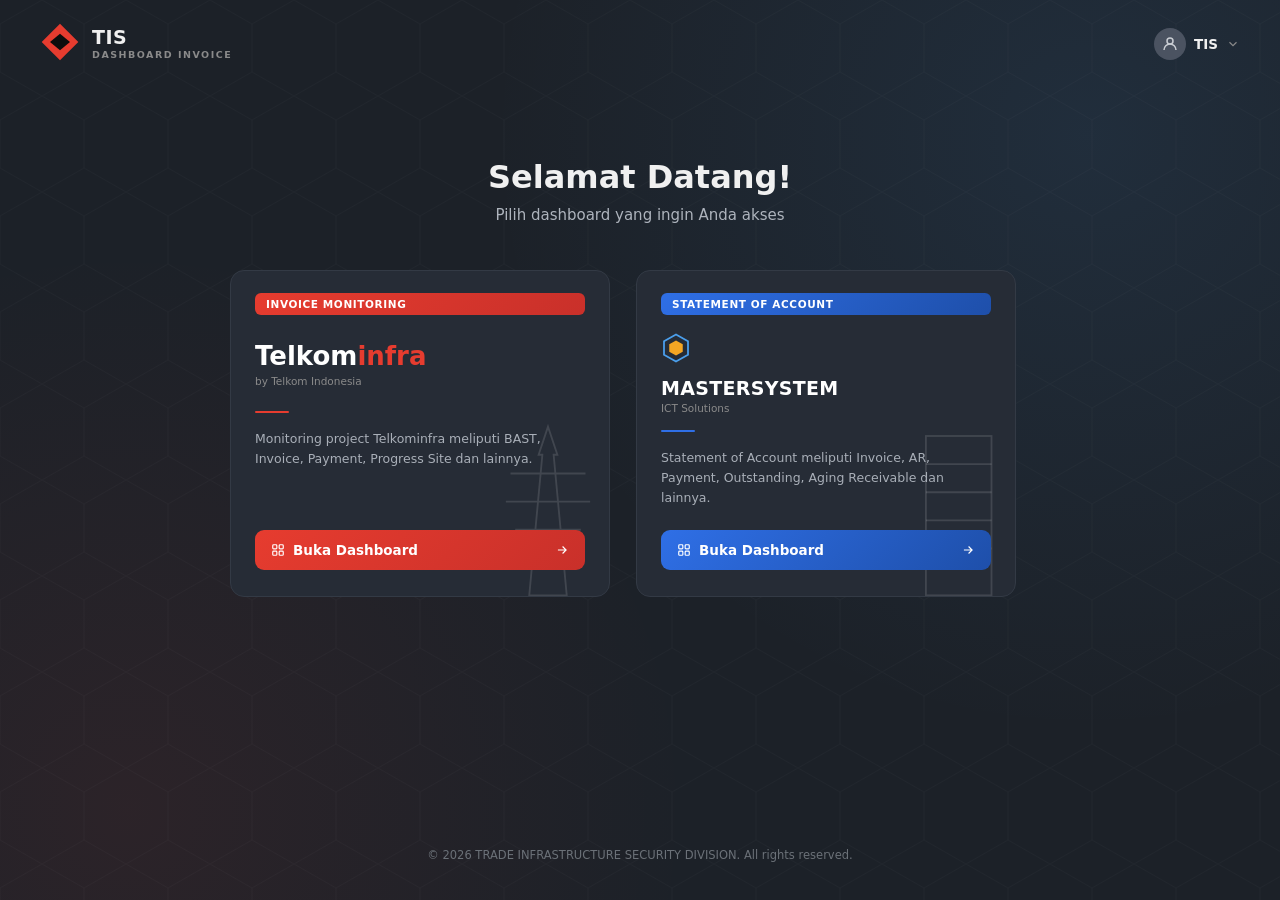
<file: index.html>
<!DOCTYPE html>
<html lang="id">
<head>
<meta charset="UTF-8">
<meta name="viewport" content="width=device-width, initial-scale=1.0">
<title>Portal Dashboard – Integra Solusi Mandiri</title>
<link rel="stylesheet" href="portal.css">
</head>
<body>

<div class="bg-pattern"></div>

<!-- HEADER -->
<header class="portal-header">
  <div class="brand">
    <div class="brand-mark">
      <svg viewBox="0 0 48 48" width="40" height="40" aria-hidden="true">
        <polygon points="24,2 46,24 24,46 2,24" fill="#e63c2f"/>
        <polygon points="24,14 36,24 24,34 12,24" fill="#0d0d0d"/>
      </svg>
    </div>
    <div class="brand-text">
      <div class="brand-name">TIS<span>DASHBOARD INVOICE</span></div>
    </div>
  </div>

  <div class="user-chip">
    <div class="user-avatar">
      <svg viewBox="0 0 24 24" width="18" height="18" fill="none" stroke="currentColor" stroke-width="2"><circle cx="12" cy="8" r="4"/><path d="M4 20c0-4.4 3.6-8 8-8s8 3.6 8 8"/></svg>
    </div>
    <span class="user-name">TIS</span>
    <svg class="chevron" viewBox="0 0 24 24" width="14" height="14" fill="none" stroke="currentColor" stroke-width="2"><path d="M6 9l6 6 6-6"/></svg>
  </div>
</header>

<!-- MAIN -->
<main class="portal-main">
  <div class="welcome">
    <h1>Selamat Datang!</h1>
    <p>Pilih dashboard yang ingin Anda akses</p>
  </div>

  <div class="card-grid">

    <!-- CARD: TELKOMINFRA -->
    <a class="dash-card" href="dashboards/telkominfra/index.html">
      <div class="card-tag tag-red">INVOICE MONITORING</div>
      <div class="card-logo">
        <span class="tk-telkom">Telkom<span class="tk-infra">infra</span></span>
        <span class="tk-sub">by Telkom Indonesia</span>
      </div>
      <div class="card-rule rule-red"></div>
      <p class="card-desc">Monitoring project Telkominfra meliputi BAST, Invoice, Payment, Progress Site dan lainnya.</p>
      <span class="card-cta cta-red">
        <svg viewBox="0 0 24 24" width="14" height="14" fill="none" stroke="currentColor" stroke-width="2"><rect x="3" y="3" width="7" height="7" rx="1.5"/><rect x="14" y="3" width="7" height="7" rx="1.5"/><rect x="3" y="14" width="7" height="7" rx="1.5"/><rect x="14" y="14" width="7" height="7" rx="1.5"/></svg>
        Buka Dashboard
        <svg viewBox="0 0 24 24" width="14" height="14" fill="none" stroke="currentColor" stroke-width="2"><path d="M5 12h14M13 6l6 6-6 6"/></svg>
      </span>
      <div class="card-art art-tower" aria-hidden="true">
        <svg viewBox="0 0 160 200" width="150" height="190"><path d="M80 10 L70 40 L74 40 L60 190 L100 190 L86 40 L90 40 Z M40 60 L120 60 M35 90 L125 90 M45 120 L115 120" stroke="rgba(255,255,255,0.14)" stroke-width="2" fill="none"/></svg>
      </div>
    </a>

    <!-- CARD: MASTERSYSTEM -->
    <a class="dash-card" href="dashboards/mastersystem/index.html">
      <div class="card-tag tag-blue">STATEMENT OF ACCOUNT</div>
      <div class="card-logo">
        <span class="ms-icon" aria-hidden="true">
          <svg viewBox="0 0 40 40" width="30" height="30"><polygon points="20,2 36,11 36,29 20,38 4,29 4,11" fill="none" stroke="#4a9eeb" stroke-width="2.4"/><polygon points="20,10 29,15 29,25 20,30 11,25 11,15" fill="#f5a623"/></svg>
        </span>
        <span class="ms-text">MASTERSYSTEM<span class="ms-sub-inline">ICT Solutions</span></span>
      </div>
      <div class="card-rule rule-blue"></div>
      <p class="card-desc">Statement of Account meliputi Invoice, AR, Payment, Outstanding, Aging Receivable dan lainnya.</p>
      <span class="card-cta cta-blue">
        <svg viewBox="0 0 24 24" width="14" height="14" fill="none" stroke="currentColor" stroke-width="2"><rect x="3" y="3" width="7" height="7" rx="1.5"/><rect x="14" y="3" width="7" height="7" rx="1.5"/><rect x="3" y="14" width="7" height="7" rx="1.5"/><rect x="14" y="14" width="7" height="7" rx="1.5"/></svg>
        Buka Dashboard
        <svg viewBox="0 0 24 24" width="14" height="14" fill="none" stroke="currentColor" stroke-width="2"><path d="M5 12h14M13 6l6 6-6 6"/></svg>
      </span>
      <div class="card-art art-building" aria-hidden="true">
        <svg viewBox="0 0 160 200" width="150" height="190"><rect x="50" y="20" width="70" height="170" fill="none" stroke="rgba(255,255,255,0.14)" stroke-width="2"/><line x1="50" y1="50" x2="120" y2="50" stroke="rgba(255,255,255,0.14)" stroke-width="2"/><line x1="50" y1="80" x2="120" y2="80" stroke="rgba(255,255,255,0.14)" stroke-width="2"/><line x1="50" y1="110" x2="120" y2="110" stroke="rgba(255,255,255,0.14)" stroke-width="2"/><line x1="50" y1="140" x2="120" y2="140" stroke="rgba(255,255,255,0.14)" stroke-width="2"/></svg>
      </div>
    </a>

  </div>
</main>

<footer class="portal-footer">
  © 2026 TRADE INFRASTRUCTURE SECURITY DIVISION. All rights reserved.
</footer>

<script>
  // Fallback fade for browsers without native cross-document View Transitions
  // (Chrome/Edge 126+ handle this natively via the @view-transition rule in portal.css)
  if (!('onpageswap' in window)) {
    document.addEventListener('DOMContentLoaded', () => {
      document.body.style.opacity = '0';
      document.body.style.transition = 'opacity .25s ease';
      requestAnimationFrame(() => { document.body.style.opacity = '1'; });
    });
    document.querySelectorAll('.dash-card').forEach(link => {
      link.addEventListener('click', (e) => {
        const href = link.getAttribute('href');
        if (!href) return;
        e.preventDefault();
        document.body.style.transition = 'opacity .22s ease';
        document.body.style.opacity = '0';
        setTimeout(() => { window.location.href = href; }, 220);
      });
    });
  }
</script>

</body>
</html>
</file>
<file: portal.css>
:root {
  --bg: #0d0d0d; --bg2: #141414; --bg3: #1a1a1a; --card: #1c1c1c;
  --border: #2a2a2a; --red: #e63c2f; --orange: #f97316;
  --blue: #2f6fe6; --blue-dark: #1e4faa;
  --text: #f0f0f0; --muted: #8a8a8a; --radius: 14px;
}

* { box-sizing: border-box; }

body {
  margin: 0;
  background: #1c2128;
  color: var(--text);
  font-family: 'Segoe UI', system-ui, sans-serif;
  min-height: 100vh;
  position: relative;
  overflow-x: hidden;
}

.bg-pattern {
  position: fixed; inset: 0; z-index: 0; pointer-events: none;
  background-image:
    radial-gradient(circle at 85% 15%, rgba(74,158,235,0.10), transparent 45%),
    radial-gradient(circle at 10% 90%, rgba(230,60,47,0.08), transparent 40%);
  background-color: #1c2128;
}
.bg-pattern::before {
  content: "";
  position: absolute; inset: 0;
  background-image: url("data:image/svg+xml,%3Csvg xmlns='http://www.w3.org/2000/svg' width='84' height='96' viewBox='0 0 84 96'%3E%3Cpolygon points='42,0 84,24 84,72 42,96 0,72 0,24' fill='none' stroke='rgba(255,255,255,0.035)' stroke-width='1'/%3E%3C/svg%3E");
  opacity: 0.6;
}

.portal-header, .portal-main, .portal-footer { position: relative; z-index: 1; }

/* HEADER */
.portal-header {
  display: flex; align-items: center; justify-content: space-between;
  padding: 22px 40px;
}
.brand { display: flex; align-items: center; gap: 12px; }
.brand-name {
  font-size: 19px; font-weight: 800; letter-spacing: 0.5px; line-height: 1.1;
}
.brand-name span {
  display: block; font-size: 9.5px; font-weight: 600; letter-spacing: 1.5px;
  color: var(--muted); margin-top: 2px;
}
.user-chip {
  display: flex; align-items: center; gap: 8px;
  cursor: default; color: var(--text);
}
.user-avatar {
  width: 32px; height: 32px; border-radius: 50%;
  background: #4b5361; display: flex; align-items: center; justify-content: center;
  color: #c9cdd3;
}
.user-name { font-size: 13.5px; font-weight: 600; }
.chevron { color: var(--muted); }

/* MAIN */
.portal-main {
  display: flex; flex-direction: column; align-items: center;
  padding: 70px 24px 40px;
  min-height: calc(100vh - 160px);
}
.welcome { text-align: center; margin-bottom: 46px; }
.welcome h1 { font-size: 32px; font-weight: 700; margin: 0 0 10px; }
.welcome p { font-size: 15px; color: #aeb4bd; margin: 0; }

.card-grid {
  display: grid;
  grid-template-columns: repeat(2, minmax(300px, 380px));
  gap: 26px;
  width: 100%;
  max-width: 820px;
}
@media (max-width: 700px) {
  .card-grid { grid-template-columns: 1fr; max-width: 380px; }
}

.dash-card {
  position: relative;
  display: flex;
  flex-direction: column;
  background: #262c36;
  border: 1px solid #333a45;
  border-radius: var(--radius);
  padding: 22px 24px 26px;
  text-decoration: none;
  color: var(--text);
  overflow: hidden;
  transition: transform 0.18s ease, border-color 0.18s ease, box-shadow 0.18s ease;
}
.dash-card:hover {
  transform: translateY(-3px);
  border-color: #454e5c;
  box-shadow: 0 12px 28px rgba(0,0,0,0.35);
}

.card-art { position: absolute; right: -14px; bottom: -14px; opacity: 0.9; z-index: 0; pointer-events: none; }

.card-tag {
  position: relative; z-index: 1;
  display: inline-block; font-size: 10.5px; font-weight: 700; letter-spacing: 0.6px;
  padding: 5px 11px; border-radius: 6px; color: #fff; margin-bottom: 18px;
}
.tag-red { background: linear-gradient(135deg, var(--red), #c9302a); }
.tag-blue { background: linear-gradient(135deg, var(--blue), var(--blue-dark)); }

.card-logo {
  position: relative; z-index: 1; margin-bottom: 16px;
  display: flex; flex-direction: column; justify-content: center; gap: 4px;
  min-height: 62px;
}
.tk-telkom { font-size: 26px; font-weight: 800; color: #fff; }
.tk-infra { color: var(--red); font-weight: 800; }
.tk-sub { font-size: 10.5px; color: var(--muted); font-weight: 500; }

.ms-icon { margin-bottom: 6px; }
.ms-text {
  font-size: 19px; font-weight: 800; color: #fff; letter-spacing: 0.3px;
  display: flex; flex-direction: column; gap: 3px;
}
.ms-sub-inline { font-size: 10.5px; color: var(--muted); font-weight: 500; letter-spacing: 0; }

.card-rule { position: relative; z-index: 1; width: 34px; height: 2px; margin-bottom: 16px; border-radius: 2px; }
.rule-red { background: var(--red); }
.rule-blue { background: var(--blue); }

.card-desc {
  position: relative; z-index: 1;
  font-size: 12.5px; line-height: 1.6; color: #a9afb8;
  margin: 0 0 22px; max-width: 88%;
}

.card-cta {
  position: relative; z-index: 1;
  display: inline-flex; align-items: center; gap: 8px;
  width: 100%; justify-content: center;
  padding: 12px 16px; border-radius: 9px;
  font-size: 13.5px; font-weight: 700; color: #fff;
  margin-top: auto;
}
.cta-red { background: linear-gradient(135deg, var(--red), #c9302a); }
.cta-blue { background: linear-gradient(135deg, var(--blue), var(--blue-dark)); }
.card-cta svg:last-child { margin-left: auto; }

/* PAGE TRANSITIONS (native, cross-document) */
@view-transition {
  navigation: auto;
}

::view-transition-old(root) {
  animation: portal-fade-out 0.28s ease both;
}
::view-transition-new(root) {
  animation: portal-fade-in 0.32s ease both;
}
@keyframes portal-fade-out {
  to { opacity: 0; transform: scale(0.98); }
}
@keyframes portal-fade-in {
  from { opacity: 0; transform: scale(1.02); }
}

/* FOOTER */
.portal-footer {
  text-align: center; font-size: 11.5px; color: #6b7178;
  padding: 20px 0 30px;
}
</file>
